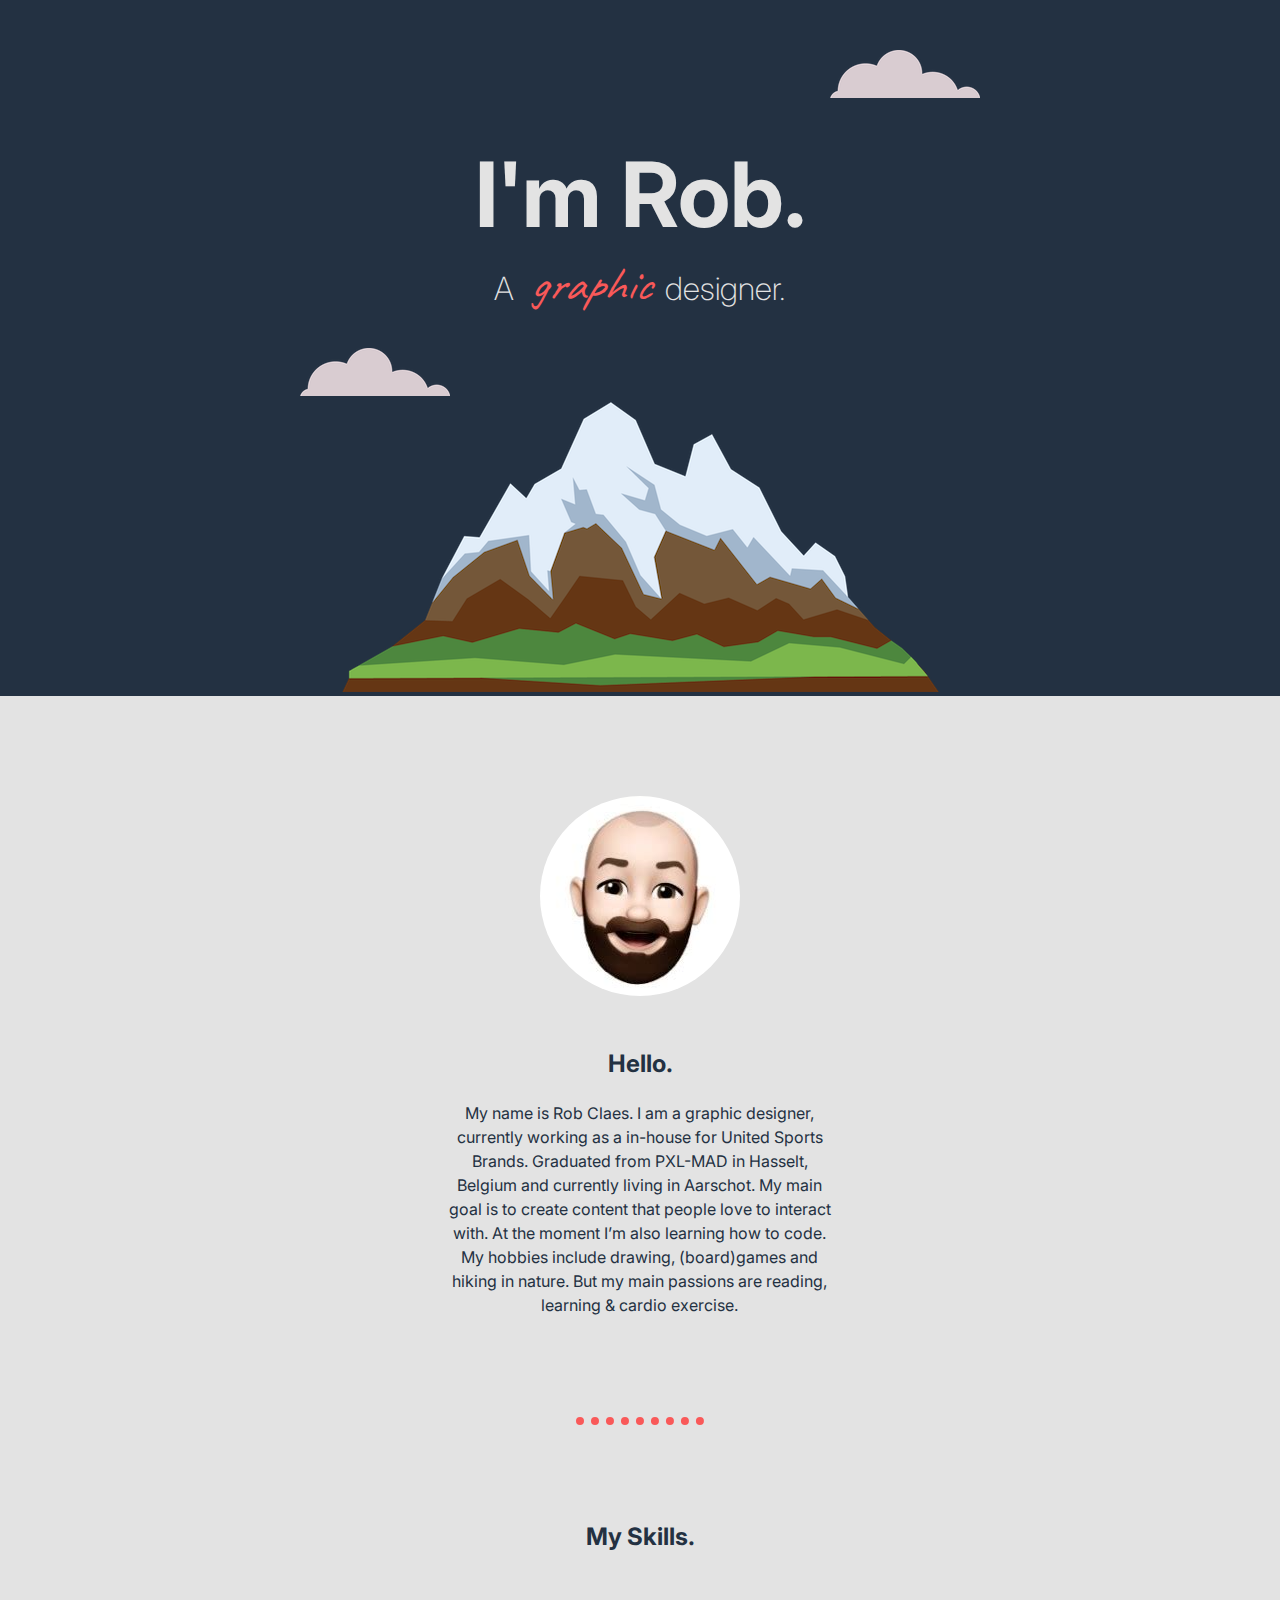
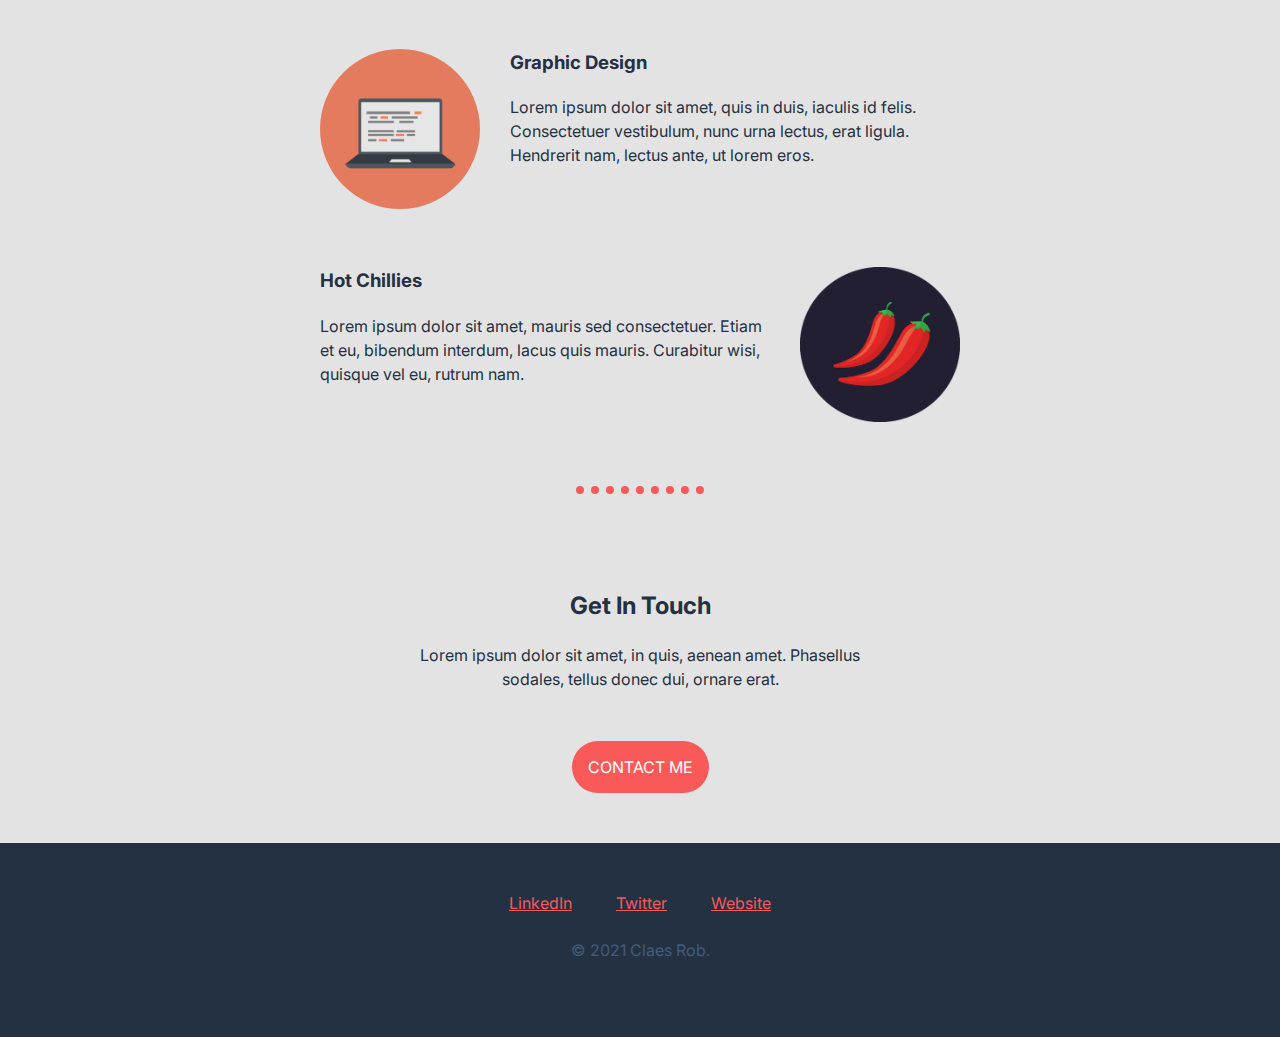
<file: index.html>
<!DOCTYPE html>
<html lang="en" dir="ltr">

  <head>

    <meta charset="utf-8">
    <title>Rob Claes</title>
    <link rel="stylesheet" href="/css/styles.css">
    <link rel="icon" href="favicon.ico">
    <link rel="preconnect" href="https://fonts.gstatic.com">
    <link href="https://fonts.googleapis.com/css2?family=Caveat&family=Inter:wght@200;400;700&display=swap" rel="stylesheet">

  </head>

  <body>

  <!-- Div stands for 'Content division element'.
  Div's are used to divide and structure your content. -->

    <!-- Top Container -->

    <div class="top-container">

      <img class="top-cloud"  src="images/cloud.png" alt="cloud-img">
      <h1>I'm Rob.</h1>
      <h2>A <em>graphic</em> designer.</h2>
      <img class="bottom-cloud" src="images/cloud.png" alt="cloud-img">
      <img src="images/mountain.png" alt="mountain-img">

    </div>

    <!-- Middle Container -->

    <div class="middle-container">

      <div class="profile">
        <img src="images/rob.png" alt="rob-img">
        <h2>Hello.</h2>
        <p class="intro-text">My name is Rob Claes. I am a graphic designer, currently working as a in-house for United Sports Brands. Graduated from PXL-MAD in Hasselt, Belgium and currently living in Aarschot. My main goal is to create content that people love to interact with. At the moment I’m also learning how to code. My hobbies include drawing, (board)games and hiking in nature. But my main passions are reading, learning & cardio exercise.</p>
      </div>

      <hr>  <!-- Horizontal Rule -->

      <div class="skills">

        <h2>My Skills.</h2>

        <div class="skill-row">
          <img class="computer-image" src="images/computer.png" alt="computer-img">
          <h3>Graphic Design</h3>
          <p>Lorem ipsum dolor sit amet, quis in duis, iaculis id felis. Consectetuer vestibulum, nunc urna lectus, erat ligula.<br>
            Hendrerit nam, lectus ante, ut lorem eros.</p>
        </div>

        <div class="skill-row">
          <img class="chillies-image" src="images/chillies.png" alt="chillies-img">
          <h3>Hot Chillies</h3>
          <p>Lorem ipsum dolor sit amet, mauris sed consectetuer. Etiam et eu, bibendum interdum, lacus quis mauris. Curabitur wisi, quisque vel eu, rutrum nam.</p>
        </div>

      </div>

      <hr>  <!-- Horizontal Rule -->

      <div class="contact-me">
        <h2>Get In Touch</h2>
        <p class="contact-me-text">Lorem ipsum dolor sit amet, in quis, aenean amet. Phasellus sodales, tellus donec dui, ornare erat.</p>
        <a class="btn" href="mailto:rob.m.claes@gmail.com">CONTACT ME</a>
      </div>

    </div>

    <!-- Bottom Container -->

    <div class="bottom-container">
      <a class="footer-link" href="https://www.linkedin.com/in/rob-claes/">LinkedIn</a>
      <a class="footer-link" href="https://twitter.com/RobClaes4">Twitter</a>
      <a class="footer-link" href="https://www.robclaes.com/">Website</a>
      <p>© 2021 Claes Rob.</p>
    </div>

  </body>

</html>
</file>
<file: css/styles.css>
/********** TAG SELECTORS **********/

/* Colour set: #e3e3e3; #f95959; #455d7a; #233142; */

a {
  color: #f95959;
}

body {
  background-color: #e3e3e3;
  font-family: 'Inter', sans-serif;
  margin: 0;
  text-align: center;
  padding: 0;
}

h1 {
  color: #e3e3e3;
  font-size: 5.625rem; /* 100% = 16px = 1rem */
  margin: 3.125rem auto 0 auto;
  line-height: 1;
}

h2 {
  color: #233142;
  margin-top: 0;
  line-height: 1;
}

h3 {
  color: #233142;
  margin-top: 0;
}

hr {
  border: 0.5rem;
  border-top-style: dotted;
  color: #f95959;
  margin: 100px auto;
  width: 10%;
}

img {
  margin: 0;
  padding: 0;
  border: none;
}

p {
  color: #233142;
  font-size: 1rem;
  line-height: 1.5;
}

/********** CLASS SELECTORS **********/

.bottom-cloud {
  position: absolute;
  left: 300px;
  bottom: 300px;
}

.bottom-container {
  background-color: #233142;
  padding: 50px 0;
  margin: 0;
}

.bottom-container p {
  color: #455d7a;
  padding: 0;
  margin: 25px;
}

.btn {
   -webkit-border-radius: 100px;
   -moz-border-radius: 100px;
   border-radius: 100px;
   color: #FFFFFF;
   font-family: 'Inter', sans-serif;
   font-size: 16px;
   font-weight: 400;
   padding: 16px;
   background-color: #F95959;
   text-decoration: none;
   display: inline-block;
   cursor: pointer;
   text-align: center;
   margin: 0 auto;
}

.btn:hover {
   background: #FF7777;
   border: solid #FF7777 0;
   -webkit-border-radius: 100px;
   -moz-border-radius: 100px;
   border-radius: 100px;
   text-decoration: none;
}

.computer-image {
  width: 25%;
  float: left;
  margin-right: 30px;
  border-radius: 100px;
}

.contact-me-text {
  width: 35%;
  margin: 25px auto 50px auto;
}

.chillies-image {
  width: 25%;
  float: right;
  margin-left: 30px;
}

.footer-link {
  margin: 0 20px;
}

.intro-text {
  width: 62%;
  margin: 25px auto 0 auto;
}

.skill-row {
  margin: 100px auto;
  width: 50%;
  text-align: left;
  line-height: 1.5;
}

.top-cloud {
  position: absolute;
  right: 300px;
  top: 50px;
}

.top-container {
  background-color: #233142;
  padding: 100px 20px 0 20px;
  position: relative;
  border: none;
}

.top-container em {
  font-family: 'Caveat', cursive;
  font-size: 3rem;
  color: #f95959;
  margin: 0 0.5rem;
}

.top-container h2 {
  color: #e3e3e3;
  font-size: 2rem;
  font-weight: 200;
  margin-top: 20px;
}

.top-container img {
  border: none;
  margin: 0;
  padding: 0;
  border: none;
}

.middle-container {
  padding: 50px 0;
}

.profile {
  line-height: 1.5;
  margin: 50px auto;
  width: 50%;
}

.profile img {
  margin: 0 0 50px 0;
}
</file>
